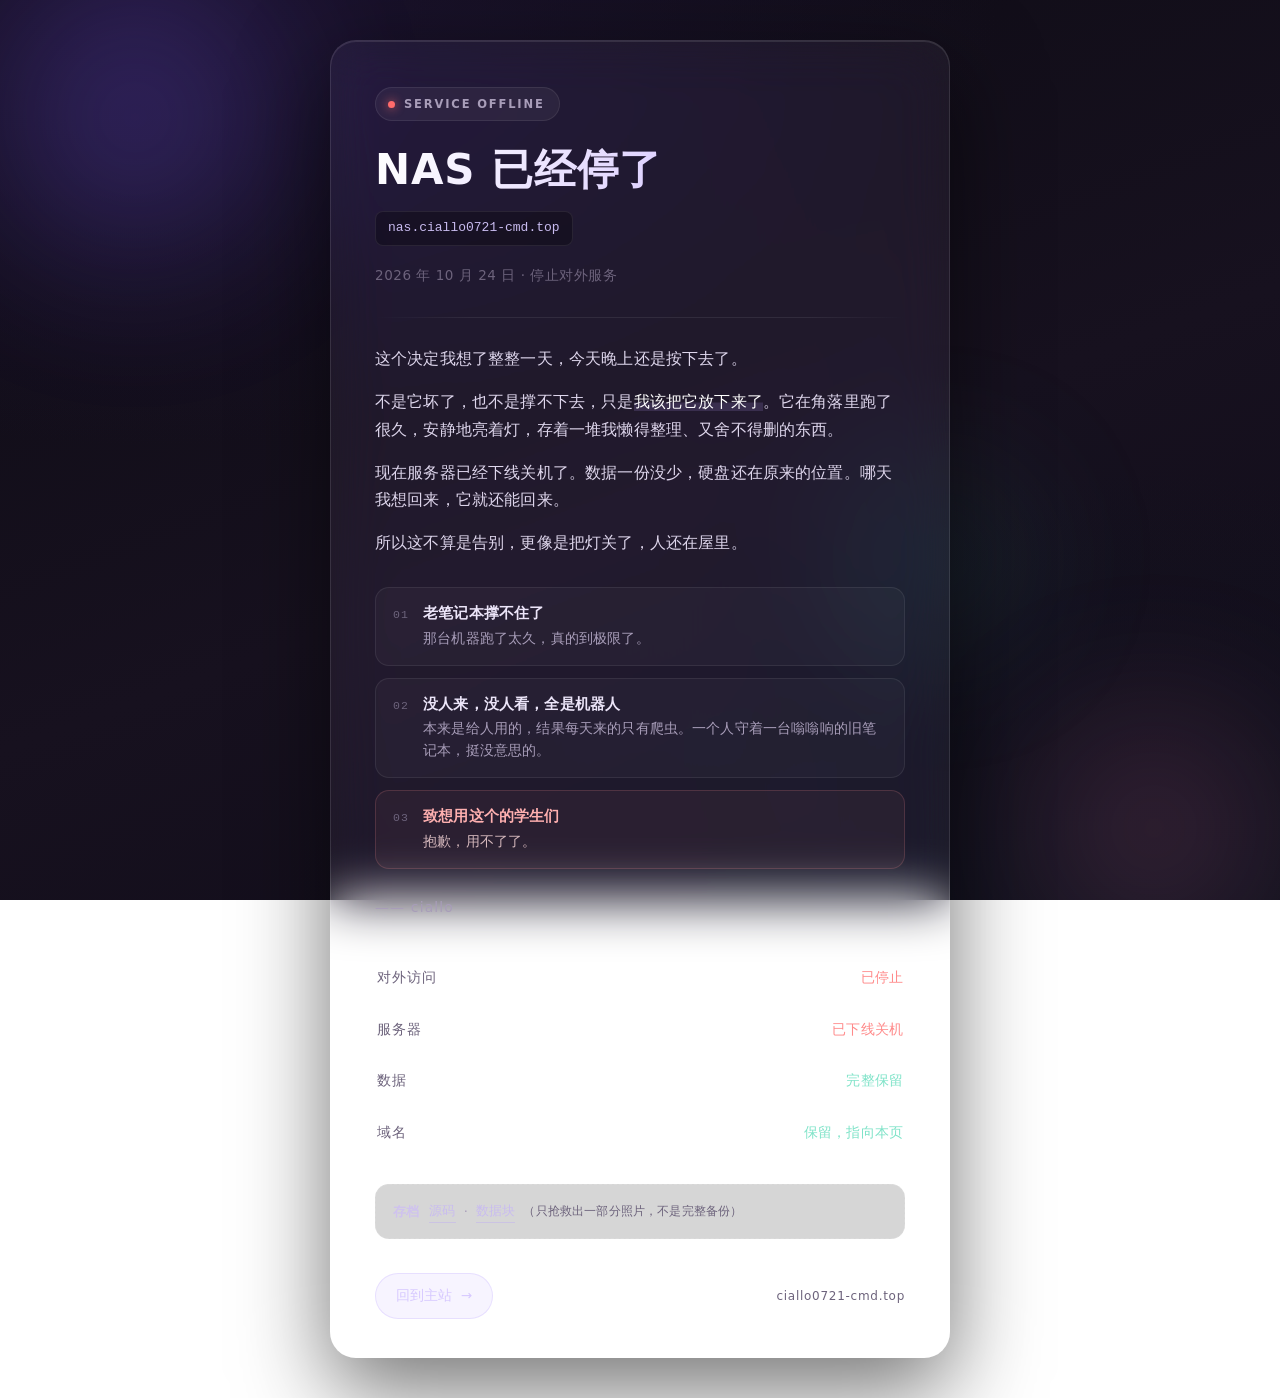
<file: index.html>
<!DOCTYPE html>
<html lang="zh-CN">
<head>
<meta charset="UTF-8">
<meta name="viewport" content="width=device-width, initial-scale=1.0">
<title>NAS 停服公告 · ciallo0721-cmd</title>
<meta name="description" content="nas.ciallo0721-cmd.top 已停止服务。数据完整保留，服务器已下线。">
<meta name="theme-color" content="#0d0b14">
<meta property="og:title" content="NAS 停服公告">
<meta property="og:description" content="nas.ciallo0721-cmd.top 已停止服务。灯关了，人还在屋里。">
<meta property="og:type" content="website">
<link rel="icon" href="data:image/svg+xml,<svg xmlns='http://www.w3.org/2000/svg' viewBox='0 0 100 100'><text y='.9em' font-size='90'>🌙</text></svg>">
<style>
  *, *::before, *::after { margin: 0; padding: 0; box-sizing: border-box; }

  :root {
    --bg-1: #0d0b14;
    --bg-2: #17111f;
    --ink: #f3effa;
    --ink-soft: #a89db9;
    --ink-faint: #6d637c;
    --line: rgba(255, 255, 255, 0.08);
    --glass: rgba(255, 255, 255, 0.045);
    --glass-edge: rgba(255, 255, 255, 0.11);
    --accent: #b39cff;
  }

  html { -webkit-text-size-adjust: 100%; }

  body {
    min-height: 100vh;
    min-height: 100dvh;
    display: flex;
    align-items: center;
    justify-content: center;
    padding: 40px 20px;
    background: radial-gradient(120% 90% at 12% 0%, #1c1330 0%, transparent 55%),
                radial-gradient(110% 80% at 88% 100%, #12131f 0%, transparent 60%),
                linear-gradient(160deg, var(--bg-1) 0%, var(--bg-2) 55%, #100c19 100%);
    background-attachment: fixed;
    color: var(--ink);
    font-family: -apple-system, BlinkMacSystemFont, "PingFang SC", "Hiragino Sans GB",
                 "Microsoft YaHei", "Segoe UI", system-ui, sans-serif;
    font-size: 16px;
    line-height: 1.75;
    letter-spacing: 0.01em;
    overflow-x: hidden;
    -webkit-font-smoothing: antialiased;
  }

  /* 背景光球 */
  .orbs { position: fixed; inset: 0; overflow: hidden; pointer-events: none; z-index: 0; }

  .orb {
    position: absolute;
    border-radius: 50%;
    filter: blur(72px);
    opacity: 0.5;
    will-change: transform;
  }

  .orb-1 {
    width: 46vmin; height: 46vmin;
    top: -10vmin; left: -8vmin;
    background: radial-gradient(circle, rgba(124, 92, 255, 0.68), transparent 68%);
    animation: drift-a 24s ease-in-out infinite;
  }

  .orb-2 {
    width: 40vmin; height: 40vmin;
    bottom: -12vmin; right: -6vmin;
    background: radial-gradient(circle, rgba(255, 122, 184, 0.42), transparent 68%);
    animation: drift-b 29s ease-in-out infinite;
  }

  .orb-3 {
    width: 32vmin; height: 32vmin;
    top: 46%; left: 62%;
    background: radial-gradient(circle, rgba(79, 209, 197, 0.30), transparent 68%);
    animation: drift-c 33s ease-in-out infinite;
  }

  @keyframes drift-a {
    0%, 100% { transform: translate3d(0, 0, 0) scale(1); }
    50%      { transform: translate3d(6vmin, 5vmin, 0) scale(1.12); }
  }
  @keyframes drift-b {
    0%, 100% { transform: translate3d(0, 0, 0) scale(1); }
    50%      { transform: translate3d(-7vmin, -4vmin, 0) scale(1.08); }
  }
  @keyframes drift-c {
    0%, 100% { transform: translate3d(0, 0, 0) scale(1); opacity: 0.28; }
    50%      { transform: translate3d(-5vmin, 6vmin, 0) scale(1.15); opacity: 0.45; }
  }

  /* 悬浮微粒 */
  .dust { position: fixed; inset: 0; pointer-events: none; z-index: 1; overflow: hidden; }

  .dust i {
    position: absolute;
    bottom: -10px;
    width: 2px; height: 2px;
    border-radius: 50%;
    background: rgba(200, 185, 255, 0.85);
    box-shadow: 0 0 6px rgba(179, 156, 255, 0.7);
    animation: rise linear infinite;
  }

  @keyframes rise {
    0%   { transform: translateY(0) translateX(0); opacity: 0; }
    12%  { opacity: var(--o, 0.5); }
    88%  { opacity: var(--o, 0.5); }
    100% { transform: translateY(-108vh) translateX(var(--dx, 18px)); opacity: 0; }
  }

  /* 卡片 */
  .card {
    position: relative;
    z-index: 2;
    width: 100%;
    max-width: 620px;
    padding: 46px 44px 38px;
    border-radius: 26px;
    background: var(--glass);
    border: 1px solid var(--glass-edge);
    backdrop-filter: blur(26px) saturate(150%);
    -webkit-backdrop-filter: blur(26px) saturate(150%);
    box-shadow: 0 32px 90px rgba(0, 0, 0, 0.55),
                inset 0 1px 0 rgba(255, 255, 255, 0.10);
    animation: enter 1s cubic-bezier(0.22, 1, 0.36, 1) both;
  }

  @keyframes enter {
    from { opacity: 0; transform: translateY(26px) scale(0.985); }
    to   { opacity: 1; transform: translateY(0) scale(1); }
  }

  .badge {
    display: inline-flex;
    align-items: center;
    gap: 9px;
    padding: 6px 14px 6px 12px;
    border-radius: 999px;
    background: rgba(255, 255, 255, 0.05);
    border: 1px solid var(--line);
    font-size: 11.5px;
    font-weight: 600;
    letter-spacing: 0.16em;
    color: var(--ink-soft);
    text-transform: uppercase;
  }

  .dot {
    width: 7px; height: 7px;
    border-radius: 50%;
    background: #ff6b6b;
    box-shadow: 0 0 10px rgba(255, 107, 107, 0.85);
    animation: blink 2.6s ease-in-out infinite;
  }

  @keyframes blink {
    0%, 100% { opacity: 1; }
    50%      { opacity: 0.28; }
  }

  h1 {
    margin-top: 22px;
    font-size: clamp(30px, 6.2vw, 42px);
    font-weight: 700;
    line-height: 1.28;
    letter-spacing: 0.02em;
    background: linear-gradient(115deg, #ffffff 0%, #e4d9ff 46%, #b9a3ff 100%);
    -webkit-background-clip: text;
    background-clip: text;
    -webkit-text-fill-color: transparent;
    color: var(--accent);
  }

  .host {
    display: inline-block;
    margin-top: 14px;
    padding: 5px 12px;
    border-radius: 8px;
    background: rgba(0, 0, 0, 0.28);
    border: 1px solid var(--line);
    font-family: ui-monospace, SFMono-Regular, Menlo, Consolas, monospace;
    font-size: 13px;
    color: #c9bcf0;
    letter-spacing: 0;
  }

  .when {
    margin-top: 18px;
    font-size: 13.5px;
    color: var(--ink-faint);
    letter-spacing: 0.04em;
  }

  .rule {
    height: 1px;
    margin: 30px 0 28px;
    background: linear-gradient(90deg, transparent, var(--line) 18%, var(--line) 82%, transparent);
  }

  .body-text p {
    font-size: 15.5px;
    color: #ded6ec;
    margin-bottom: 16px;
  }

  .body-text p:last-child { margin-bottom: 0; }

  .body-text em {
    font-style: normal;
    color: #fff;
    box-shadow: inset 0 -0.55em 0 rgba(179, 156, 255, 0.16);
  }

  .sign {
    margin-top: 26px;
    font-size: 14px;
    color: var(--ink-soft);
    letter-spacing: 0.08em;
  }

  /* 停服原因 */
  .reasons {
    margin-top: 30px;
    display: grid;
    gap: 12px;
  }

  .reason {
    display: flex;
    gap: 14px;
    padding: 15px 17px;
    border-radius: 14px;
    background: rgba(255, 255, 255, 0.032);
    border: 1px solid var(--line);
  }

  .reason .no {
    flex-shrink: 0;
    padding-top: 2px;
    font-family: ui-monospace, SFMono-Regular, Menlo, Consolas, monospace;
    font-size: 11.5px;
    color: var(--ink-faint);
    letter-spacing: 0.1em;
  }

  .reason h2 {
    font-size: 14.5px;
    font-weight: 600;
    color: #ece5f9;
    line-height: 1.5;
    margin-bottom: 3px;
  }

  .reason p {
    font-size: 13.5px;
    line-height: 1.62;
    color: var(--ink-soft);
    margin: 0;
  }

  .reason.sorry {
    background: rgba(255, 138, 138, 0.055);
    border-color: rgba(255, 138, 138, 0.18);
  }

  .reason.sorry h2 { color: #ffb0b0; }
  .reason.sorry p { color: #d6b9bd; }

  /* 状态清单 */
  .status {
    margin-top: 32px;
    border-top: 1px solid var(--line);
  }

  .row {
    display: flex;
    align-items: center;
    justify-content: space-between;
    gap: 16px;
    padding: 13px 2px;
    border-bottom: 1px solid var(--line);
    font-size: 14px;
  }

  .row dt { color: var(--ink-faint); letter-spacing: 0.06em; flex-shrink: 0; }
  .row dd { color: #ddd4ee; font-weight: 500; text-align: right; }
  .row dd.off { color: #ff8a8a; }
  .row dd.keep { color: #7fe3c8; }

  /* 存档入口 */
  .archive {
    margin-top: 26px;
    padding: 15px 17px;
    border-radius: 14px;
    border: 1px dashed rgba(255, 255, 255, 0.12);
    background: rgba(0, 0, 0, 0.16);
    font-size: 13px;
    color: var(--ink-soft);
    display: flex;
    flex-wrap: wrap;
    align-items: center;
    gap: 8px;
    line-height: 1.7;
  }

  .archive b {
    font-weight: 600;
    color: #cfc2ef;
    margin-right: 2px;
  }

  .archive a {
    color: #c9bcf0;
    text-decoration: none;
    border-bottom: 1px solid rgba(179, 156, 255, 0.32);
    transition: color 0.2s ease, border-color 0.2s ease;
  }

  .archive a:hover, .archive a:focus-visible {
    color: #fff;
    border-color: #fff;
    outline: none;
  }

  .archive .hint {
    font-size: 11.5px;
    color: var(--ink-faint);
  }

  /* 底部 */
  .foot {
    margin-top: 34px;
    display: flex;
    align-items: center;
    justify-content: space-between;
    gap: 14px;
    flex-wrap: wrap;
  }

  .back {
    display: inline-flex;
    align-items: center;
    gap: 8px;
    padding: 10px 20px;
    border-radius: 999px;
    background: rgba(179, 156, 255, 0.11);
    border: 1px solid rgba(179, 156, 255, 0.24);
    color: #d7c9ff;
    font-size: 13.5px;
    font-weight: 500;
    text-decoration: none;
    transition: transform 0.3s cubic-bezier(0.22, 1, 0.36, 1),
                background 0.3s ease, border-color 0.3s ease;
  }

  .back:hover, .back:focus-visible {
    background: rgba(179, 156, 255, 0.2);
    border-color: rgba(179, 156, 255, 0.44);
    transform: translateY(-2px);
    outline: none;
  }

  .back span { transition: transform 0.3s ease; }
  .back:hover span { transform: translateX(3px); }

  .copy { font-size: 12px; color: var(--ink-faint); letter-spacing: 0.06em; }

  @media (max-width: 560px) {
    body { padding: 24px 14px; }
    .card { padding: 34px 24px 28px; border-radius: 22px; }
    .body-text p { font-size: 15px; }
    .row { font-size: 13.5px; }
    .foot { flex-direction: column; align-items: flex-start; }
    .copy { order: 2; }
  }

  @media (prefers-reduced-motion: reduce) {
    .orb, .dot, .dust i { animation: none !important; }
    .card { animation: none; }
  }

  ::selection { background: rgba(179, 156, 255, 0.32); color: #fff; }
</style>
</head>
<body>

<div class="orbs" aria-hidden="true">
  <div class="orb orb-1"></div>
  <div class="orb orb-2"></div>
  <div class="orb orb-3"></div>
</div>
<div class="dust" id="dust" aria-hidden="true"></div>

<main class="card">
  <div class="badge"><span class="dot"></span>Service Offline</div>

  <h1>NAS 已经停了</h1>
  <div class="host">nas.ciallo0721-cmd.top</div>
  <div class="when">2026 年 10 月 24 日 · 停止对外服务</div>

  <div class="rule"></div>

  <div class="body-text">
    <p>这个决定我想了整整一天，今天晚上还是按下去了。</p>
    <p>不是它坏了，也不是撑不下去，只是<em>我该把它放下来了</em>。它在角落里跑了很久，安静地亮着灯，存着一堆我懒得整理、又舍不得删的东西。</p>
    <p>现在服务器已经下线关机了。数据一份没少，硬盘还在原来的位置。哪天我想回来，它就还能回来。</p>
    <p>所以这不算是告别，更像是把灯关了，人还在屋里。</p>
  </div>

  <div class="reasons">
    <div class="reason">
      <div class="no">01</div>
      <div>
        <h2>老笔记本撑不住了</h2>
        <p>那台机器跑了太久，真的到极限了。</p>
      </div>
    </div>
    <div class="reason">
      <div class="no">02</div>
      <div>
        <h2>没人来，没人看，全是机器人</h2>
        <p>本来是给人用的，结果每天来的只有爬虫。一个人守着一台嗡嗡响的旧笔记本，挺没意思的。</p>
      </div>
    </div>
    <div class="reason sorry">
      <div class="no">03</div>
      <div>
        <h2>致想用这个的学生们</h2>
        <p>抱歉，用不了了。</p>
      </div>
    </div>
  </div>

  <div class="sign">—— ciallo</div>

  <dl class="status">
    <div class="row"><dt>对外访问</dt><dd class="off">已停止</dd></div>
    <div class="row"><dt>服务器</dt><dd class="off">已下线关机</dd></div>
    <div class="row"><dt>数据</dt><dd class="keep">完整保留</dd></div>
    <div class="row"><dt>域名</dt><dd class="keep">保留，指向本页</dd></div>
  </dl>

  <div class="archive">
    <b>存档</b>
    <a href="https://github.com/ciallo0721-cmd/nas-shutdown/tree/main/源码">源码</a>
    <span>·</span>
    <a href="https://github.com/ciallo0721-cmd/nas-shutdown/releases">数据块</a>
    <span class="hint">（只抢救出一部分照片，不是完整备份）</span>
  </div>

  <div class="foot">
    <a class="back" href="https://ciallo0721-cmd.top">回到主站 <span>→</span></a>
    <div class="copy">ciallo0721-cmd.top</div>
  </div>
</main>

<script>
  (function () {
    var box = document.getElementById('dust');
    if (!box) return;
    if (window.matchMedia('(prefers-reduced-motion: reduce)').matches) return;

    var count = window.innerWidth < 640 ? 16 : 30;
    var frag = document.createDocumentFragment();

    for (var i = 0; i < count; i++) {
      var p = document.createElement('i');
      var size = (Math.random() * 1.8 + 1).toFixed(1);
      p.style.left = (Math.random() * 100).toFixed(2) + '%';
      p.style.width = size + 'px';
      p.style.height = size + 'px';
      p.style.setProperty('--o', (Math.random() * 0.45 + 0.15).toFixed(2));
      p.style.setProperty('--dx', (Math.random() * 60 - 30).toFixed(0) + 'px');
      p.style.animationDuration = (Math.random() * 22 + 18).toFixed(1) + 's';
      p.style.animationDelay = (-Math.random() * 30).toFixed(1) + 's';
      frag.appendChild(p);
    }

    box.appendChild(frag);
  })();
</script>

</body>
</html>
</file>
